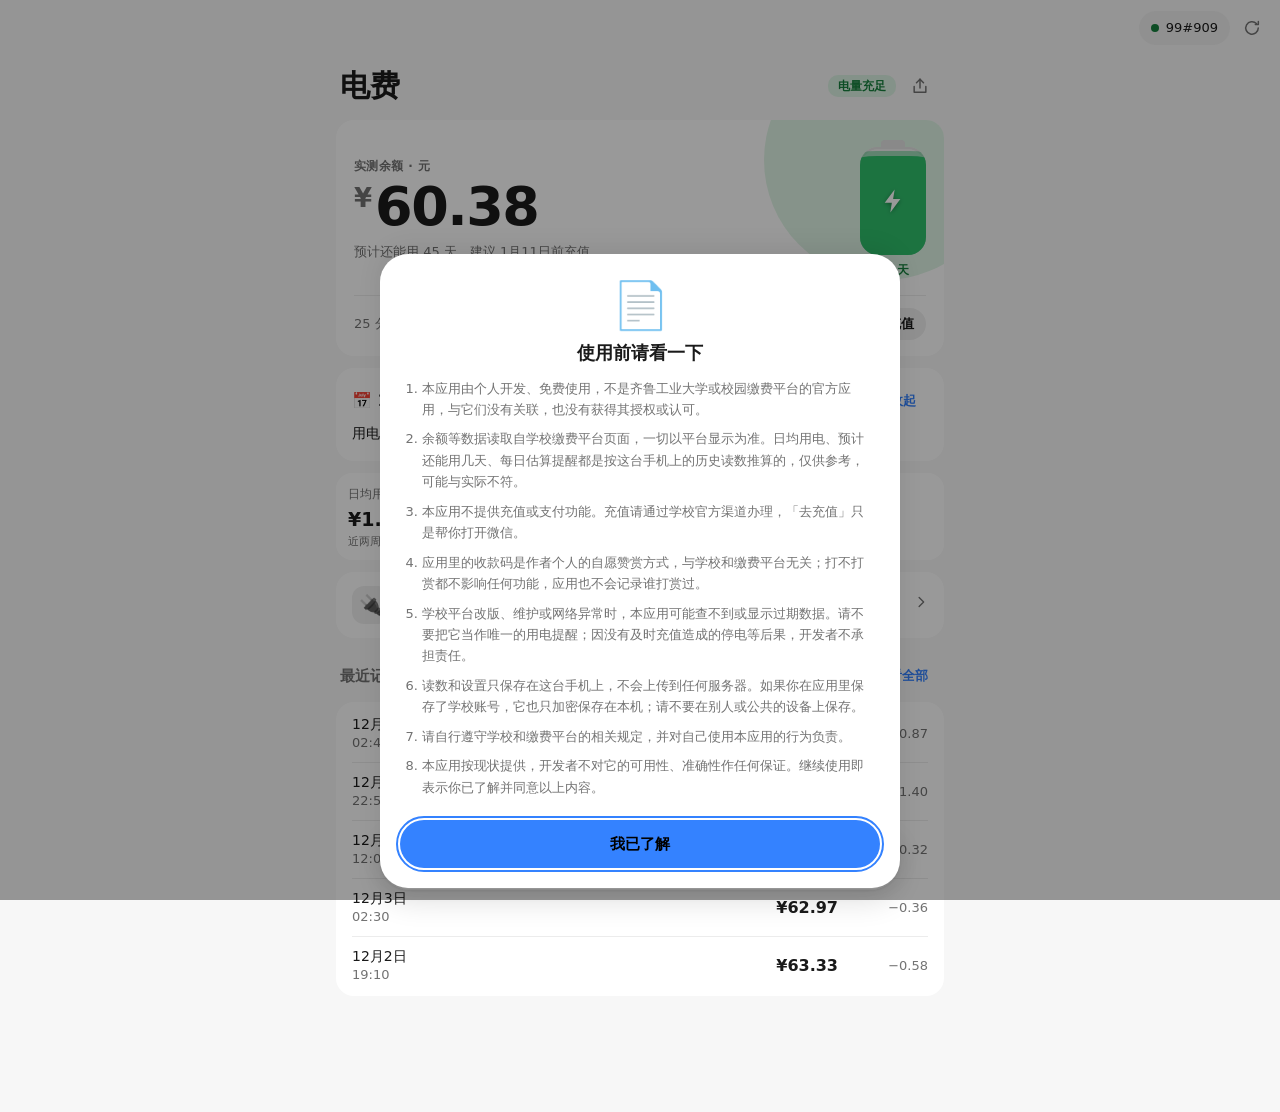
<file: app/assets/index.html>
<!doctype html>
<html lang="zh-CN" data-theme="light"><head><meta charset="utf-8"><meta name="viewport" content="width=device-width,initial-scale=1,viewport-fit=cover"><meta name="color-scheme" content="light dark"><meta http-equiv="Content-Security-Policy" content="default-src 'self'; script-src 'self'; style-src 'self' 'unsafe-inline'; img-src 'self' data:; connect-src 'none'; frame-src 'none'; base-uri 'none'; form-action 'none'"><title>校园电费</title><link rel="stylesheet" href="styles.css"></head>
<body>
<header class="appbar" id="appbar">
 <span class="page-name" id="pageName">电费</span>
 <div class="appbar-actions">
  <button class="room-chip" id="roomChip" data-go="me" aria-label="宿舍与设置"><span class="dot" id="roomDot" aria-hidden="true"></span><span id="roomText">未设置宿舍</span></button>
  <button class="icon-btn" id="refreshBtn" data-act="refresh" aria-label="刷新"><svg class="icon" viewBox="0 0 24 24" aria-hidden="true"><path d="M19.5 12a7.5 7.5 0 1 1-2.2-5.3"/><path d="M19.6 4.2v3.6H16"/></svg></button>
 </div>
 <div class="progress" id="progress" role="progressbar" aria-label="正在查询学校余额" hidden><i></i></div>
</header>
<div class="ptr" id="ptr" aria-hidden="true"><svg class="icon" viewBox="0 0 24 24"><path d="M19.5 12a7.5 7.5 0 1 1-2.2-5.3"/><path d="M19.6 4.2v3.6H16"/></svg></div>
<main class="content" id="content"></main>
<nav class="nav" id="nav" aria-label="页面">
 <button data-page="home" aria-current="page"><span class="ic"><svg class="icon" viewBox="0 0 24 24" aria-hidden="true"><path d="M13.2 2.8 5.6 13.2h5.6l-1.1 8 7.7-10.6h-5.7l1.1-7.8Z"/></svg></span><span>电费</span></button>
 <button data-page="stats"><span class="ic"><svg class="icon" viewBox="0 0 24 24" aria-hidden="true"><path d="M4 19.5h16"/><path d="M5.5 15.5 10 10.5l3.2 3 5.3-6.5"/></svg></span><span>统计</span></button>
 <button data-page="me"><span class="ic"><svg class="icon" viewBox="0 0 24 24" aria-hidden="true"><circle cx="12" cy="8.5" r="3.8"/><path d="M4.8 20c.9-3.8 3.7-5.8 7.2-5.8s6.3 2 7.2 5.8"/></svg></span><span>我的</span></button>
</nav>
<dialog id="sheet" class="sheet"></dialog>
<div id="toast" class="toast hide" role="status" aria-live="polite"></div>
<script src="app.js"></script>
</body></html>
</file>
<file: app/assets/styles.css>
/* 校园电费 · 界面样式。色值、圆角、控件形态与「工大学伴」保持一致（澎湃OS 风格）。
   主题由 app.js 写到 <html data-theme>，主题色写到 --primary 系列变量。 */

:root{
 --bg:#f7f7f7;--surface:#ffffff;--surface-2:#f0f0f0;--surface-3:#e3e3e3;
 --text:#1a1a1a;--muted:#737373;--line:#ececec;--outline:#d4d4d4;
 --primary:#3482ff;--on-primary:#000000;--primary-soft:#e6efff;--on-primary-soft:#1f66db;
 --ok:#16803d;--ok-soft:#dcf3e3;--warn:#a85f00;--warn-soft:#fff0d4;--err:#d93a30;--err-soft:#fde5e3;
 --fill-ok:#2fbf6b;--fill-warn:#ffa21a;--fill-err:#ff5a4f;
 --heat0:#f0f0f0;--heat1:#cfe0ff;--heat2:#9cc0ff;--heat3:#5f97ff;--heat4:#2c6cf0;
 --shadow-up:0 -6px 24px rgb(0 0 0 / .08);
 --scrim:rgb(0 0 0 / .4);--bar:rgb(247 247 247 / .86);--toast:rgb(32 32 32 / .94);
 --appbar-h:56px;
 /* 只用三条曲线：进场缓出、退场缓入、弹簧（--spring 由 app.js 按真实弹簧算好覆盖） */
 --ease-out:cubic-bezier(.2,.8,.2,1);--ease-in:cubic-bezier(.4,0,1,1);--spring:cubic-bezier(.2,.9,.3,1);
 /* 手势小白条高度：原生端写 --sab，界面铺到屏幕最底，底栏、面板、提示按它让开 */
 --sab:0px;--safe-b:max(env(safe-area-inset-bottom,0px),var(--sab));
 color-scheme:light;
}
:root[data-theme=dark]{
 --bg:#000000;--surface:#1a1a1a;--surface-2:#262626;--surface-3:#363636;
 --text:#f0f0f0;--muted:#9a9a9a;--line:#262626;--outline:#3d3d3d;
 --primary:#4c93ff;--on-primary:#000000;--primary-soft:#14284a;--on-primary-soft:#94bdff;
 --ok:#4cc77a;--ok-soft:#12301d;--warn:#ffb340;--warn-soft:#3a2a0d;--err:#ff6b61;--err-soft:#3d1513;
 --fill-ok:#2fb565;--fill-warn:#f29a18;--fill-err:#f0544a;
 --heat0:#262626;
 --shadow-up:0 -6px 24px rgb(0 0 0 / .6);
 --scrim:rgb(0 0 0 / .6);--bar:rgb(0 0 0 / .82);--toast:rgb(58 58 58 / .96);
 color-scheme:dark;
}

*,*:before,*:after{box-sizing:border-box}
html{-webkit-text-size-adjust:100%;-webkit-tap-highlight-color:transparent;overscroll-behavior:none}
body{margin:0;min-height:100vh;background:var(--bg);color:var(--text);font:15px/1.5 system-ui,-apple-system,"PingFang SC","HarmonyOS Sans SC","MiSans","Microsoft YaHei UI","Microsoft YaHei","Noto Sans CJK SC",sans-serif;overflow-wrap:anywhere;overscroll-behavior:none;-webkit-user-select:none;user-select:none}
body:has(dialog[open]){overflow:hidden}
h1,h2,h3,p,dl,dd{margin:0}
button,input{font:inherit;color:inherit}
button{cursor:pointer}
button:disabled{cursor:wait;opacity:.65}
:focus-visible{outline:2px solid var(--primary);outline-offset:2px}
.muted{color:var(--muted)}
.small{font-size:13px}
.hide{display:none!important}
[hidden]{display:none!important}
.num{font-variant-numeric:tabular-nums}
.icon{width:20px;height:20px;flex-shrink:0;fill:none;stroke:currentColor;stroke-width:1.8;stroke-linecap:round;stroke-linejoin:round}
.overline{font-size:12px;font-weight:600;letter-spacing:.4px;color:var(--muted)}

/* ---------- 顶栏 ---------- */
.appbar{position:sticky;top:0;z-index:30;display:flex;align-items:center;justify-content:flex-end;height:var(--appbar-h);padding:0 8px 0 16px;background:var(--bar);-webkit-backdrop-filter:saturate(180%) blur(20px);backdrop-filter:saturate(180%) blur(20px);border-bottom:1px solid transparent;transition:border-color .2s}
.appbar.scrolled{border-bottom-color:var(--line)}
.page-name{position:absolute;left:96px;right:96px;text-align:center;font-size:17px;font-weight:600;white-space:nowrap;overflow:hidden;text-overflow:ellipsis;opacity:0;transition:opacity .2s;pointer-events:none}
.appbar.scrolled .page-name{opacity:1}
.appbar-actions{display:flex;align-items:center;gap:2px}
.room-chip{display:flex;align-items:center;gap:7px;max-width:170px;height:34px;padding:0 12px;border:0;border-radius:17px;background:var(--surface-2);font-size:13px;white-space:nowrap}
.room-chip span:last-child{overflow:hidden;text-overflow:ellipsis}
.dot{width:8px;height:8px;border-radius:50%;background:var(--outline);flex-shrink:0}
.dot.ok{background:var(--ok)}
.dot.warn{background:var(--warn)}
.icon-btn{display:inline-grid;place-items:center;width:40px;height:40px;flex-shrink:0;border:0;border-radius:20px;background:transparent;color:var(--muted)}
.icon-btn:active{background:var(--surface-3)}
.icon-btn.spin .icon{animation:spin .9s linear infinite;color:var(--primary)}
.progress{position:absolute;left:0;right:0;bottom:-1px;height:3px;overflow:hidden;background:var(--primary-soft)}
.progress i{position:absolute;top:0;bottom:0;width:40%;background:var(--primary);animation:indeterminate 1.1s cubic-bezier(.4,0,.2,1) infinite}
@keyframes indeterminate{from{left:-40%}to{left:100%}}
@keyframes spin{to{transform:rotate(360deg)}}

/* 下拉刷新 */
.ptr{position:fixed;left:50%;top:calc(var(--appbar-h) + 6px);z-index:29;display:grid;place-items:center;width:40px;height:40px;margin-left:-20px;border-radius:50%;background:var(--surface);color:var(--primary);box-shadow:0 2px 10px rgb(0 0 0 / .15);opacity:0;transform:translateY(-48px);pointer-events:none}
.ptr.armed{background:var(--primary);color:var(--on-primary)}

/* ---------- 布局与导航 ---------- */
.content{padding:8px 16px calc(104px + var(--safe-b));max-width:640px;margin:0 auto;min-width:0;overflow-x:clip}
/* 切页左右滑入时内容不能把页面撑宽：撑宽的那一瞬间 WebView 会重排视口，底栏被挤下去、文字看不见 */
body{overflow-x:hidden}
/* 悬浮底栏（和「工大学伴」一致）：离开屏幕边缘的圆角胶囊，选中项下面一块浅色滑块，切页时带一点回弹滑过去；
   按住滑块可以拖，经过的图标放大，松手切到那一页 */
.nav{position:fixed;left:12px;right:12px;bottom:calc(10px + var(--safe-b));z-index:25;display:flex;max-width:520px;margin:0 auto;padding:6px;transform:translateZ(0);background:color-mix(in srgb,var(--surface) 84%,transparent);-webkit-backdrop-filter:saturate(180%) blur(20px);backdrop-filter:saturate(180%) blur(20px);border:1px solid color-mix(in srgb,var(--text) 9%,transparent);border-radius:30px;box-shadow:0 10px 30px rgb(0 0 0 / .14),0 1px 3px rgb(0 0 0 / .08);touch-action:pan-y;-webkit-user-select:none;user-select:none;-webkit-touch-callout:none;transition:transform .36s var(--spring)}
.nav button{position:relative;z-index:1;flex:1;display:flex;flex-direction:column;align-items:center;justify-content:center;gap:2px;min-height:54px;padding:4px 0;border:0;border-radius:24px;background:none;color:var(--muted);font-size:12px;transition:color .24s ease-out}
.nav .ic{display:grid;place-items:center;width:40px;height:26px}
.nav .icon{width:22px;height:22px;transition:transform .3s var(--spring)}
.nav button[aria-current=page]{color:var(--primary);font-weight:600}
.nav button[aria-current=page] .icon{stroke-width:2.2}
.nav-pill{position:absolute;z-index:0;top:6px;bottom:6px;left:0;width:0;border-radius:24px;background:var(--primary-soft);pointer-events:none}
.nav.dragging{transform:scale(1.02)}
.nav.dragging .nav-pill{box-shadow:0 8px 22px rgb(0 0 0 / .2),inset 0 1px 0 rgb(255 255 255 / .45),inset 0 0 0 1px rgb(255 255 255 / .25);background:color-mix(in srgb,var(--primary-soft) 82%,#fff)}
.nav.dragging button.lens{color:var(--primary)}
.nav.dragging button.lens .icon{transform:scale(1.22)}

/* ---------- 通用组件 ---------- */
.page-head{display:flex;align-items:center;justify-content:space-between;gap:12px;margin:2px 4px 14px}
.page-head h1{font-size:30px;font-weight:700;line-height:1.25}
.card{background:var(--surface);border-radius:18px;padding:16px;margin-bottom:12px}
.card-head{display:flex;align-items:center;justify-content:space-between;gap:8px;min-height:34px}
.card-head h2{font-size:16px;font-weight:600}
.section-head{display:flex;align-items:center;justify-content:space-between;gap:8px;min-height:40px;margin:18px 4px 6px}
.section-head h2{font-size:15px;color:var(--muted);font-weight:600}
.btn{display:inline-flex;align-items:center;justify-content:center;gap:6px;min-height:40px;padding:0 18px;border:0;border-radius:20px;font-size:14px;font-weight:600;white-space:nowrap;transition:background .15s,transform .15s,opacity .15s}
.btn.filled{background:var(--primary);color:var(--on-primary)}
.btn.tonal{background:var(--surface-2);color:var(--text)}
.btn.text{background:transparent;color:var(--primary);padding:0 10px}
.btn.danger{background:var(--err-soft);color:var(--err)}
.btn.danger-filled{background:var(--err);color:#fff}
.btn.wide{width:100%;min-height:48px;border-radius:24px;font-size:15px}
.btn.sm{min-height:32px;padding:0 12px;font-size:13px}
.link{border:0;background:none;padding:0;color:var(--primary);font:inherit;font-weight:600}
.badge{display:inline-flex;align-items:center;gap:4px;padding:2px 10px;border-radius:10px;background:var(--surface-2);color:var(--muted);font-size:12px;font-weight:600;white-space:nowrap}
.badge.ok{background:var(--ok-soft);color:var(--ok)}
.badge.warn{background:var(--warn-soft);color:var(--warn)}
.badge.err{background:var(--err-soft);color:var(--err)}
.chip-row{display:flex;flex-wrap:wrap;gap:8px}
.chip-row+.row-label{margin-top:18px}
.chip{display:inline-flex;align-items:center;min-height:36px;padding:0 16px;border:0;border-radius:18px;background:var(--surface-2);font-size:14px;white-space:nowrap;transition:background .15s,transform .15s}
.chip.on{background:var(--primary-soft);color:var(--on-primary-soft);font-weight:600}
.seg{display:inline-flex;padding:3px;border-radius:12px;background:var(--surface-2)}
.seg button{min-height:30px;padding:0 12px;border:0;border-radius:9px;background:none;color:var(--muted);font-size:13px;transition:background .2s,color .2s}
.seg button.on{background:var(--surface);color:var(--text);font-weight:600;box-shadow:0 1px 3px rgb(0 0 0 / .12)}
:root[data-theme=dark] .seg button.on{background:var(--surface-3)}
.seg.full{display:flex}
.seg.full button{flex:1;min-height:36px}
.row-label{display:flex;justify-content:space-between;align-items:baseline;margin:2px 0 10px;font-size:14px;font-weight:600}
.row-label+.row-label,.seg+.row-label,.swatches+.row-label{margin-top:18px}

/* ---------- 余额主卡 ---------- */
.hero{position:relative;overflow:hidden;padding:20px 18px 16px;background:var(--surface)}
.hero:before{content:"";position:absolute;right:-60px;top:-80px;width:240px;height:240px;border-radius:50%;background:var(--tone-soft);opacity:.9;pointer-events:none}
.tone-ok{--tone:var(--fill-ok);--tone-soft:var(--ok-soft);--tone-text:var(--ok)}
.tone-warn{--tone:var(--fill-warn);--tone-soft:var(--warn-soft);--tone-text:var(--warn)}
.tone-err{--tone:var(--fill-err);--tone-soft:var(--err-soft);--tone-text:var(--err)}
.tone-unknown{--tone:var(--outline);--tone-soft:var(--surface-2);--tone-text:var(--muted)}
.badge.unknown{background:var(--surface-2);color:var(--muted)}
.hero-row{position:relative;display:flex;align-items:center;gap:14px}
.hero-main{flex:1;min-width:0}
.big{display:flex;align-items:flex-start;white-space:nowrap;overflow:hidden;margin:4px 0 6px;font-size:54px;font-weight:700;line-height:1.05;letter-spacing:-1.5px;font-variant-numeric:tabular-nums}
.big .yen{margin:6px 3px 0 0;font-size:26px;letter-spacing:0;color:var(--muted)}
.hero-sub{font-size:13px;color:var(--muted)}
.hero-sub b{color:var(--tone-text);font-weight:700}
.hero-foot{position:relative;display:flex;align-items:center;justify-content:space-between;gap:10px;margin-top:16px;padding-top:12px;border-top:1px solid var(--line);font-size:13px;color:var(--muted)}
.fetch-line{display:inline-flex;align-items:center;gap:6px;min-height:22px}
.mini-spin{width:14px;height:14px;border:2px solid var(--primary-soft);border-top-color:var(--primary);border-radius:50%;animation:spin .8s linear infinite}

/* 电池液面 */
.battery{position:relative;display:flex;flex-direction:column;align-items:center;width:66px;flex-shrink:0}
.battery .cap{width:24px;height:7px;border-radius:4px 4px 0 0;background:var(--surface-3)}
.battery .cell{position:relative;width:66px;height:108px;border-radius:18px;background:var(--surface-2);overflow:hidden;box-shadow:inset 0 0 0 2px var(--surface-3)}
.wave{position:absolute;left:50%;width:230px;height:230px;margin-left:-115px;top:calc((1 - var(--lv, 0)) * 108px - 7px);border-radius:43%;background:var(--tone);transition:top 1.3s cubic-bezier(.2,.8,.2,1)}
.wave.w1{opacity:.42;animation:spin 7s linear infinite}
.wave.w2{top:calc((1 - var(--lv, 0)) * 108px - 2px);animation:spin 11s linear infinite reverse}
.battery .bolt{position:absolute;inset:0;margin:auto;width:28px;height:28px;fill:#fff;stroke:none;filter:drop-shadow(0 1px 2px rgb(0 0 0 / .35))}
.battery .days{margin-top:6px;font-size:12px;font-weight:700;color:var(--tone-text);font-variant-numeric:tabular-nums;white-space:nowrap}

/* 提醒 */
.alert{display:flex;align-items:center;gap:12px;background:var(--err-soft);color:var(--err)}
.alert .icon{width:26px;height:26px}
.alert b{display:block;font-size:15px}
.alert .small{opacity:.85}

/* 小数据块 */
.tiles{display:grid;grid-template-columns:repeat(3,minmax(0,1fr));gap:10px;margin-bottom:12px}
.tile{min-width:0;padding:12px 12px 10px;border-radius:16px;background:var(--surface)}
.tile-label{font-size:12px;color:var(--muted)}
.tile-val{margin-top:2px;font-size:19px;font-weight:700;font-variant-numeric:tabular-nums;white-space:nowrap;overflow:hidden;text-overflow:ellipsis}
.tile-sub{font-size:11px;color:var(--muted)}

/* 一句话 */
.quote{display:flex;align-items:center;gap:12px;width:100%;padding:14px 14px 14px 16px;border:0;text-align:left;font-size:14px;transition:transform .15s}
.q-emoji{display:grid;place-items:center;width:38px;height:38px;flex-shrink:0;border-radius:12px;background:var(--surface-2);font-size:20px}
.q-text{flex:1;min-width:0}
.q-more{color:var(--muted)}
.q-more .icon{width:18px;height:18px}
.quote.flip .q-emoji,.quote.flip .q-text{animation:q-flip .32s ease}
@keyframes q-flip{0%{opacity:1;transform:none}45%{opacity:0;transform:translateY(-8px)}55%{opacity:0;transform:translateY(8px)}100%{opacity:1;transform:none}}

/* 记录列表 */
.list{padding:2px 16px}
.rec{display:flex;align-items:center;gap:12px;min-height:58px;padding:8px 0}
.rec+.rec{border-top:1px solid var(--line)}
.rec-time{flex:1;min-width:0;font-size:14px;line-height:1.35}
.rec-val{font-size:16px;font-weight:600;font-variant-numeric:tabular-nums}
.rec-chip{min-width:78px;text-align:right}
.delta{font-size:13px;color:var(--muted);font-variant-numeric:tabular-nums}
.empty-mini{padding:18px 0;text-align:center;color:var(--muted);font-size:14px}

/* 空状态 / 骨架 */
.empty{padding:34px 20px 24px;text-align:center}
.empty-art{display:grid;place-items:center;width:84px;height:84px;margin:0 auto 14px;border-radius:26px;background:var(--primary-soft);color:var(--primary)}
.empty-art .icon{width:44px;height:44px;stroke-width:1.6}
.empty h2{font-size:18px;margin-bottom:6px}
.empty p{color:var(--muted);font-size:14px;margin-bottom:18px}
.sk{border-radius:8px;background:linear-gradient(90deg,var(--surface-2) 0%,var(--surface-3) 50%,var(--surface-2) 100%);background-size:200% 100%;animation:shimmer 1.2s linear infinite}
@keyframes shimmer{from{background-position:200% 0}to{background-position:-200% 0}}

/* ---------- 走势图 ---------- */
.chart{position:relative;margin-top:10px;color:var(--primary)}
.chart-svg{display:block;width:100%;height:auto;touch-action:pan-y;overflow:visible}
.chart .line{fill:none;stroke:currentColor;stroke-width:2.4;stroke-linejoin:round;stroke-linecap:round}
html:not([data-motion=off]) .chart .line{stroke-dasharray:1;stroke-dashoffset:1;animation:draw 1s cubic-bezier(.3,.7,.2,1) forwards}
@keyframes draw{to{stroke-dashoffset:0}}
.chart .gridl{stroke:var(--line);stroke-width:1}
.chart .glabel{fill:var(--muted);font-size:10px}
.chart .rech{fill:var(--ok);stroke:var(--surface);stroke-width:2}
.chart .day{fill:currentColor;opacity:.55}
.chart .last{fill:currentColor;stroke:var(--surface);stroke-width:2}
.chart .halo{fill:currentColor;opacity:.25;transform-box:fill-box;transform-origin:center;animation:halo 1.8s ease-out infinite}
@keyframes halo{from{transform:scale(.6);opacity:.45}to{transform:scale(2.4);opacity:0}}
.chart .guide{stroke:var(--muted);stroke-dasharray:3 3;opacity:0;transition:opacity .15s}
.chart .cdot{fill:var(--surface);stroke:currentColor;stroke-width:2.5;opacity:0}
.chart-tip{position:absolute;top:2px;transform:translateX(-50%);display:flex;flex-direction:column;align-items:center;padding:5px 10px;border-radius:10px;background:var(--text);color:var(--bg);font-size:11px;line-height:1.3;white-space:nowrap;pointer-events:none}
.chart-tip b{font-size:13px;font-variant-numeric:tabular-nums}
.chart-empty{display:flex;flex-direction:column;align-items:center;gap:8px;padding:34px 0;color:var(--muted);font-size:14px}
.chart-empty .icon{width:32px;height:32px}
.chart-legend{display:flex;gap:14px;margin-top:6px;font-size:12px;color:var(--muted)}
.chart-legend i{display:inline-block;width:8px;height:8px;margin-right:5px;border-radius:50%;vertical-align:1px}

/* ---------- 用电日历 ---------- */
.cal-nav{display:flex;align-items:center;gap:2px;font-size:14px;font-weight:600}
.cal-nav .icon-btn{width:34px;height:34px}
.cal-nav .icon-btn:disabled{opacity:.3}
.cal{display:grid;grid-template-columns:repeat(7,minmax(0,1fr));gap:6px;margin-top:10px}
.wk{font-size:11px;color:var(--muted);text-align:center}
.day{aspect-ratio:1;display:grid;place-items:center;border:0;border-radius:10px;background:var(--heat0);color:var(--muted);font-size:12px;font-variant-numeric:tabular-nums;transition:transform .15s}
.day.l1{background:var(--heat1);color:var(--text)}
.day.l2{background:var(--heat2);color:var(--text)}
.day.l3{background:var(--heat3);color:#fff}
.day.l4{background:var(--heat4);color:#fff;font-weight:600}
.day.today{box-shadow:inset 0 0 0 2px var(--primary)}
.day.future{opacity:.35}
.day.blank{visibility:hidden}
.legend{display:flex;align-items:center;justify-content:flex-end;gap:4px;margin-top:10px;font-size:11px;color:var(--muted)}
.legend i{width:12px;height:12px;border-radius:3px}
.note{margin-top:8px;font-size:12px;color:var(--muted)}

/* 汇总 */
.sum-grid{display:grid;grid-template-columns:repeat(2,minmax(0,1fr));gap:16px 12px}
.sum-grid div span{display:block;font-size:12px;color:var(--muted)}
.sum-grid div b{display:block;white-space:nowrap;overflow:hidden;font-size:18px;font-variant-numeric:tabular-nums}
.sum-grid div em{display:block;font-style:normal;font-size:11px;color:var(--muted)}

/* ---------- 我的 ---------- */
.dorm-top{display:flex;align-items:center;gap:12px;margin-bottom:12px}
.dorm-ic{display:grid;place-items:center;width:46px;height:46px;flex-shrink:0;border-radius:15px;background:var(--primary-soft);color:var(--primary)}
.dorm-ic .icon{width:24px;height:24px}
.dorm-room{font-size:20px;font-weight:700}
.dorm-top>div:nth-child(2){flex:1;min-width:0}
.kv{display:grid;grid-template-columns:auto 1fr;gap:8px 14px;margin:4px 0 14px;font-size:14px}
.kv dt{color:var(--muted)}
.kv dd{text-align:right;font-variant-numeric:tabular-nums}
.badges{display:grid;grid-template-columns:repeat(3,minmax(0,1fr));gap:10px}
.bdg{display:flex;flex-direction:column;align-items:center;gap:6px;padding:14px 6px 12px;border:0;border-radius:16px;background:var(--surface-2);transition:transform .15s}
.bdg-ic{font-size:28px;line-height:1;filter:grayscale(1);opacity:.32}
.bdg-name{font-size:12px;color:var(--muted)}
.bdg.got{background:var(--primary-soft)}
.bdg.got .bdg-ic{filter:none;opacity:1}
.bdg.got .bdg-name{color:var(--on-primary-soft);font-weight:600}
.swatches{display:flex;flex-wrap:wrap;gap:12px}
.sw{position:relative;width:34px;height:34px;border:0;border-radius:50%;background:var(--c);transition:transform .15s}
.sw.on:after{content:"";position:absolute;inset:-5px;border:2px solid var(--c);border-radius:50%}
.sw.on:before{content:"";position:absolute;left:12px;top:9px;width:8px;height:13px;border:solid var(--on-swatch,#000);border-width:0 2.5px 2.5px 0;transform:rotate(45deg)}
.hint{margin:-2px 0 12px;font-size:13px;color:var(--muted)}
.switch-row{display:flex;align-items:center;gap:12px;width:100%;margin-bottom:4px;padding:12px 14px 12px 16px;border:0;border-radius:16px;background:var(--surface-2);text-align:left;transition:transform .15s}
.switch-row>span{flex:1;display:flex;flex-direction:column;gap:2px;min-width:0}
.switch-row b{font-size:15px;font-weight:600}
.tgl{position:relative;width:46px;height:28px;flex-shrink:0;border-radius:14px;background:var(--outline);transition:background .2s}
.tgl:after{content:"";position:absolute;top:3px;left:3px;width:22px;height:22px;border-radius:50%;background:#fff;box-shadow:0 1px 3px rgb(0 0 0 / .25);transition:transform .22s cubic-bezier(.3,.7,.3,1)}
.switch-row.on .tgl{background:var(--primary)}
.switch-row.on .tgl:after{transform:translateX(18px)}
.switch-row+.row-label{margin-top:16px}
.warn-text{color:var(--warn)}
.wx-row{display:flex;align-items:center;justify-content:space-between;gap:10px;margin-bottom:14px}
.wx-name{font-size:17px;font-weight:600}
.alert-body{flex:1;min-width:0}
.about{margin:26px 0 8px;text-align:center;font-size:12px;line-height:1.7;color:var(--muted)}
.about .link{font-size:12px;font-weight:600;margin-top:4px}
.legal{max-height:52vh;overflow-y:auto;margin:12px 0 0;padding:0 4px 0 22px;text-align:left;font-size:13px;line-height:1.65;color:var(--muted);-webkit-user-select:text;user-select:text}
.legal li+li{margin-top:8px}

/* 支持作者 */
.center{text-align:center}
.thanks-badge{margin:-2px 0 8px;color:var(--primary)}
.thanks-recap{margin-bottom:8px;font-size:15px;line-height:1.6;color:var(--text)}
.thanks-recap b{color:var(--primary)}
.thanks-qr,.donate-qr{display:block;margin:14px auto 10px;padding:0;border:0;background:none;transition:width .25s cubic-bezier(.2,.8,.2,1)}
.thanks-qr{width:120px}
.thanks-qr.big{width:240px}
.donate-qr{width:150px}
.thanks-qr img,.donate-qr img{display:block;width:100%;border-radius:12px}
.qr-big{display:block;width:100%;max-width:300px;margin:10px auto 0;border-radius:14px}
.sheet-never{display:block;margin:14px auto 0;color:var(--muted)}
.donate .hint{text-align:center}

/* ---------- 底部面板 / 提示 ---------- */
dialog.sheet{position:fixed;inset:auto 12px calc(12px + var(--safe-b));width:auto;max-width:520px;max-height:calc(100vh - var(--safe-b) - 40px);max-height:calc(100dvh - var(--safe-b) - 40px);overflow-y:auto;overscroll-behavior:contain;margin:0 auto;padding:26px 20px 20px;border:0;border-radius:28px;background:var(--surface);color:var(--text);box-shadow:var(--shadow-up)}
/* 底部面板整块不透明地从屏幕底下滑上来、滑下去，只让遮罩淡入淡出（边移边变透明时中间几帧会和后面页面叠成重影）；可以往下拖关 */
dialog.sheet::backdrop{background:var(--scrim);opacity:var(--scrim-o,1)}
html:not([data-motion=off]) dialog.sheet[open]{animation:sheet-up .38s var(--spring)}
html:not([data-motion=off]) dialog.sheet[open]:not(.closing)::backdrop{animation:fade-in .22s ease-out}
html:not([data-motion=off]) dialog.sheet.closing{animation:sheet-down .22s var(--ease-in) forwards}
html:not([data-motion=off]) dialog.sheet.closing::backdrop{animation:fade-out .22s var(--ease-in) forwards}
dialog.sheet.closing-drag::backdrop{opacity:0;transition:opacity .18s}
@keyframes sheet-up{from{transform:translateY(calc(100% + 24px))}}
@keyframes sheet-down{to{transform:translateY(calc(100% + 24px))}}
@keyframes fade-in{from{opacity:0}}
@keyframes fade-out{to{opacity:0}}
.sheet-body{text-align:center}
.sheet-icon{margin-bottom:8px;font-size:46px;line-height:1.1}
.sheet h2{margin-bottom:6px;font-size:18px}
.sheet p{font-size:14px;color:var(--muted)}
.sheet-actions{display:flex;gap:12px;margin-top:22px}
.sheet-actions .btn{flex:1}
.field{width:100%;height:50px;margin-top:16px;padding:0 16px;border:0;border-radius:14px;background:var(--surface-2);font-size:17px;text-align:center;-webkit-user-select:text;user-select:text}
.field:focus{outline:2px solid var(--primary)}
.toast{position:fixed;left:50%;bottom:calc(96px + var(--safe-b));z-index:60;max-width:calc(100vw - 48px);padding:10px 18px;border-radius:20px;background:var(--toast);color:#fff;font-size:14px;transform:translateX(-50%);pointer-events:none}
html:not([data-motion=off]) .toast.pop{animation:pop-in .3s var(--spring)}
/* 提示先淡出再隐藏，不是一下消失 */
html:not([data-motion=off]) .toast.out{opacity:0;transform:translate(-50%,6px);transition:opacity .18s var(--ease-in),transform .18s var(--ease-in)}
@keyframes pop-in{from{opacity:0;transform:translate(-50%,10px) scale(.96)}}

/* 小礼花 */
.confetti{position:fixed;inset:0;z-index:70;pointer-events:none;overflow:hidden}
.confetti i{position:absolute;top:-16px;left:var(--x);width:8px;height:14px;border-radius:2px;animation:confetti-fall 2.3s cubic-bezier(.2,.6,.4,1) var(--d) forwards}
@keyframes confetti-fall{to{transform:translate(var(--dx),105vh) rotate(var(--r))}}

/* 页面切换 */
html:not([data-motion=off]) .content.enter>*{animation:enter .38s cubic-bezier(.2,.8,.2,1) both;animation-delay:calc(var(--i, 0) * 35ms)}
@keyframes enter{from{opacity:0;transform:translate(var(--dx, 0px), var(--dy, 12px))}}

/* 安卓：顶栏、底栏不用背景模糊（学伴 0.9.13 真机上去掉后滑动明显更顺），改为不透明底色 */
html.android .appbar,html.android .nav{-webkit-backdrop-filter:none;backdrop-filter:none;background:var(--bg)}

/* 月度小结 / 对比 */
.month-card .card-head{margin-bottom:4px}
.month-line{font-size:14px;line-height:1.65}
.month-line b{color:var(--primary)}
.month-row .rec-time{flex:0 0 72px}
.month-bar{flex:1;height:8px;border-radius:4px;background:var(--surface-2);overflow:hidden}
.month-bar i{display:block;height:100%;border-radius:4px;background:var(--primary)}

/* 勋章进度 */
.bdg-prog{width:70%;height:4px;margin-top:2px;border-radius:2px;background:var(--surface-3);overflow:hidden}
.bdg-prog i{display:block;height:100%;border-radius:2px;background:var(--primary);opacity:.7}

html[data-motion=off] *,html[data-motion=off] *:before,html[data-motion=off] *:after{animation:none!important;transition:none!important}
/* 1.7：首页标题右侧（状态 + 分享）、并排按钮、假期日期框、分享卡片预览 */
.head-actions{display:flex;align-items:center;gap:4px}
.btn-row{display:flex;gap:10px}
.btn-row .btn{flex:1}
.field-label{display:block;margin-top:14px;font-size:13px;color:var(--muted);text-align:left}
.field-label .field{margin-top:6px}
.share-preview{display:block;width:100%;max-width:300px;margin:2px auto 10px;border-radius:16px;box-shadow:0 2px 14px rgba(0,0,0,.14)}
/* 1.7.1：设置卡里的分隔线、每日查询状态、闹钟漏跑提示（不如余额告急那么红） */
.divider{height:1px;margin:18px 0 14px;background:var(--line, rgba(127,127,127,.18))}
.bg-status{margin:12px 0 0;font-size:13px}
.alert.soft{background:var(--warn-soft);color:var(--text)}
.alert.soft .icon{color:var(--warn)}
/* 1.8：动效移植自「工大学伴」0.9.27 */
/* 按下：手指一碰就缩小（脚本加 .pressing），松手由脚本按弹簧弹回 */
html:not([data-motion=off]) .pressing{transform:scale(.94);transition:transform .1s cubic-bezier(.2,0,0,1)}
html:not([data-motion=off]) .nav button.pressing{transform:none}
html:not([data-motion=off]) .nav button.pressing .icon{transform:scale(.86)}
/* 第一次出现的卡片升起淡入 */
html:not([data-motion=off]) .first-show{animation:rise .32s var(--ease-out) both}
@keyframes rise{from{opacity:0;transform:translateY(8px)}}
/* 单选组里滑过去的那块高亮：垫在按钮文字下面 */
.slide-ghost{position:absolute;left:0;top:0;z-index:0;pointer-events:none}
.seg>button,.chip-row>.chip{position:relative;z-index:1}

/* 1.8.1：低动态保留加载状态；液面、骨架、弹窗、按钮、礼花等装饰动画静止。 */
@media(prefers-reduced-motion:reduce){
 *,*:before,*:after{animation:none!important;transition:none!important;scroll-behavior:auto!important}
 dialog.sheet::backdrop{animation:none!important;transition:none!important}
 .progress i{animation:indeterminate 1.8s linear infinite!important}
 .mini-spin,.icon-btn.spin .icon{animation:spin 1.2s linear infinite!important}
}
html[data-motion=off]{scroll-behavior:auto!important}
html[data-motion=off] dialog.sheet::backdrop{animation:none!important;transition:none!important}
html[data-motion=off] .progress i{animation:indeterminate 1.8s linear infinite!important}
html[data-motion=off] .mini-spin,html[data-motion=off] .icon-btn.spin .icon{animation:spin 1.2s linear infinite!important}
.legacy-notice{margin-bottom:14px;padding:12px;border-radius:14px;background:var(--warn-soft)}
.legacy-notice .hint{color:var(--text)}
.operation-status{min-height:1.5em;margin:10px 0}

/* 1.9.1: long-press geometry is animated in JS; touch jitter must not become page scrolling. */
.nav{touch-action:none}
.nav .icon{transition:transform .18s var(--ease-out)}
.nav-pill{transition:box-shadow .18s var(--ease-out),background-color .18s var(--ease-out)}
</file>
